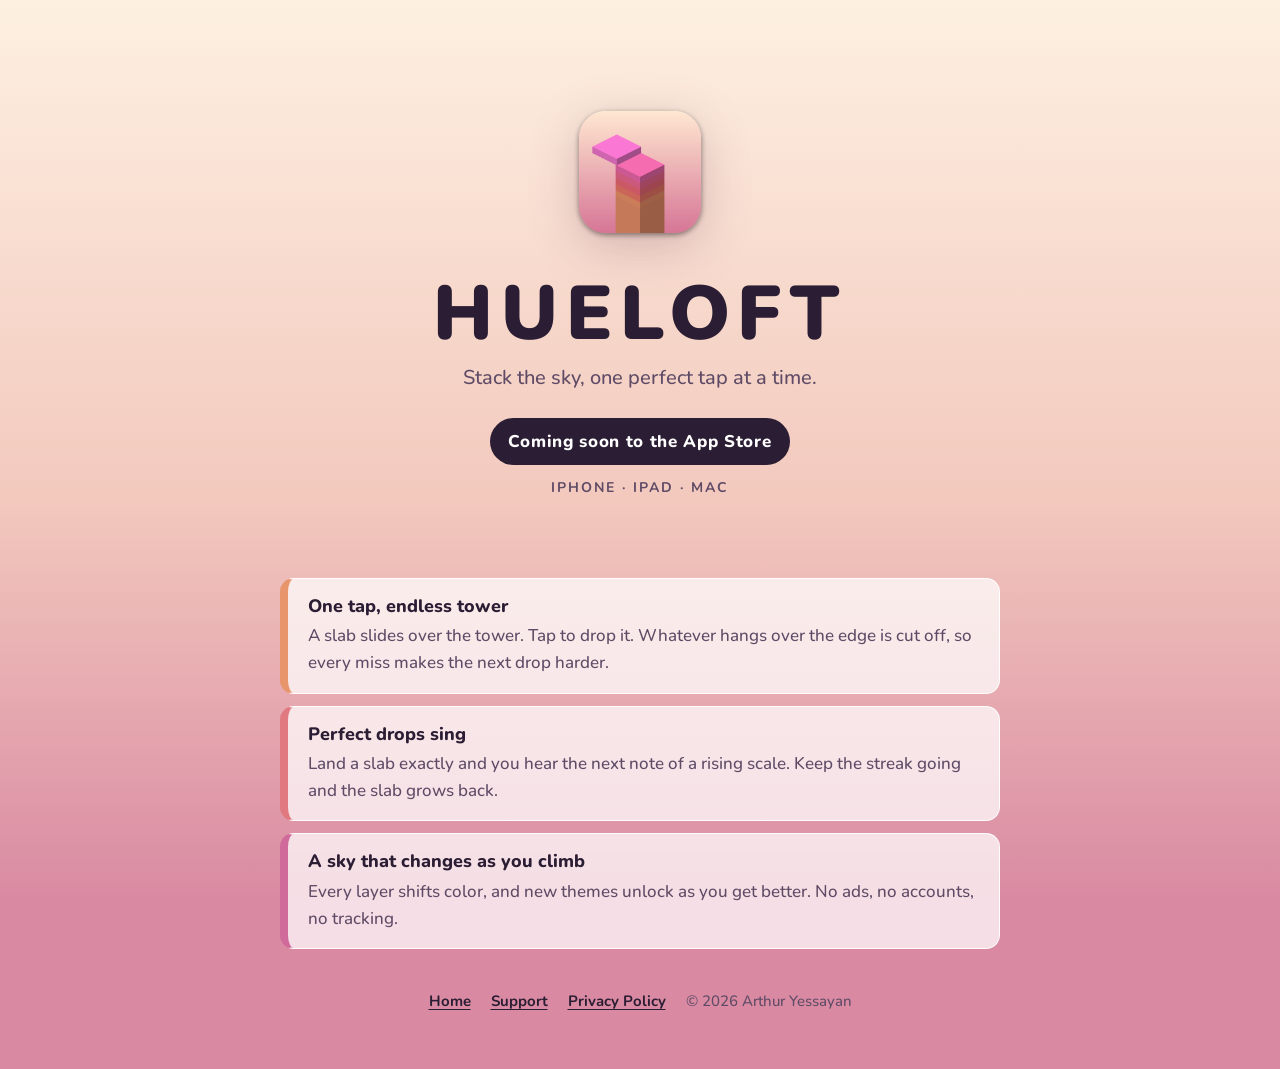
<file: index.html>
<!doctype html>
<html lang="en">
<head>
<meta charset="utf-8">
<meta name="viewport" content="width=device-width, initial-scale=1, viewport-fit=cover">
<link rel="icon" href="assets/icon.png">
<link rel="preconnect" href="https://fonts.googleapis.com">
<link rel="preconnect" href="https://fonts.gstatic.com" crossorigin>
<link rel="stylesheet" href="https://fonts.googleapis.com/css2?family=Nunito:wght@500;700;800;900&display=swap">
<link rel="stylesheet" href="assets/style.css">
<title>Hueloft</title>
<meta name="description" content="Hueloft is a one-tap stacking game for iPhone, iPad and Mac. Drop each slab, keep it aligned, and stack the sky.">
</head>
<body>
<main class="wrap">
  <section class="hero">
    <img src="assets/icon.png" alt="Hueloft app icon: a colorful tower of stacked slabs">
    <h1>HUELOFT</h1>
    <p class="tag">Stack the sky, one perfect tap at a time.</p>
    <span class="badge">Coming soon to the App Store</span>
    <p class="platforms">iPhone · iPad · Mac</p>
  </section>
  <section class="strata" aria-label="What Hueloft is">
    <div class="layer">
      <h3>One tap, endless tower</h3>
      <p>A slab slides over the tower. Tap to drop it. Whatever hangs over the edge is cut off, so every miss makes the next drop harder.</p>
    </div>
    <div class="layer">
      <h3>Perfect drops sing</h3>
      <p>Land a slab exactly and you hear the next note of a rising scale. Keep the streak going and the slab grows back.</p>
    </div>
    <div class="layer">
      <h3>A sky that changes as you climb</h3>
      <p>Every layer shifts color, and new themes unlock as you get better. No ads, no accounts, no tracking.</p>
    </div>
  </section>
  <footer>
    <a href="index.html">Home</a>
    <a href="support.html">Support</a>
    <a href="privacy.html">Privacy Policy</a>
    <span>© 2026 Arthur Yessayan</span>
  </footer>
</main>
</body>
</html>
</file>
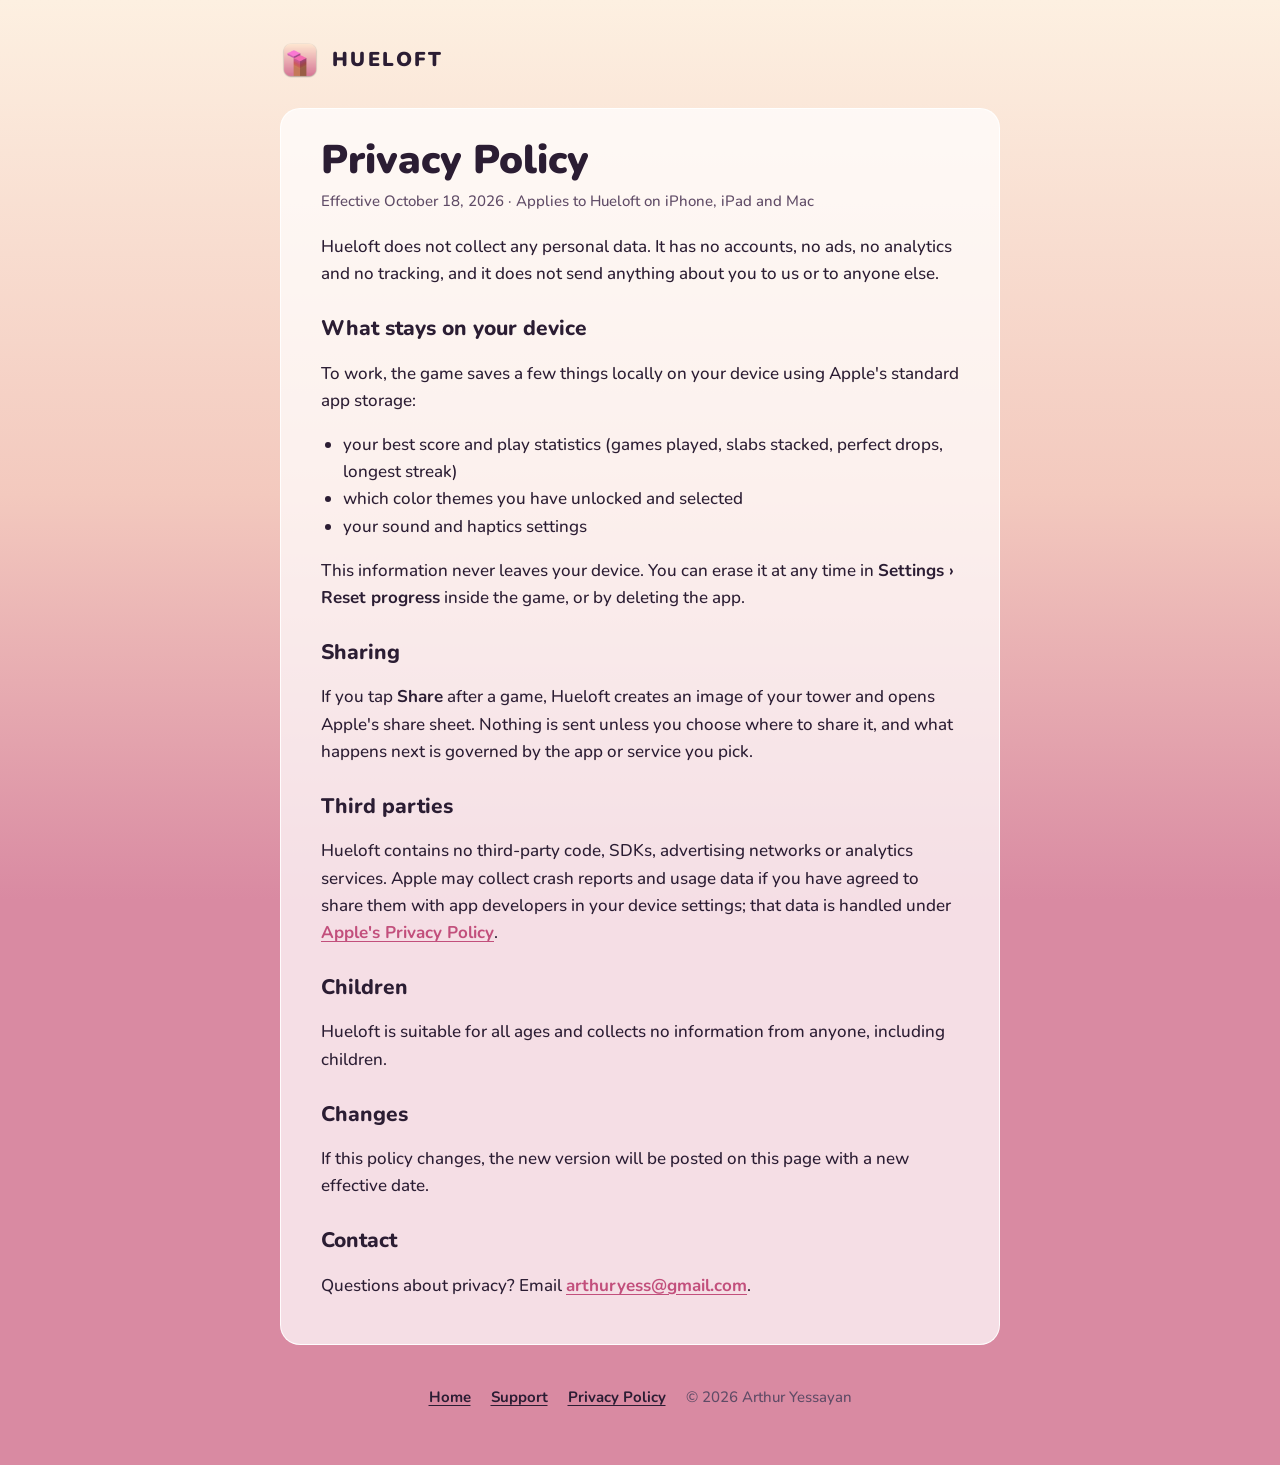
<file: privacy.html>
<!doctype html>
<html lang="en">
<head>
<meta charset="utf-8">
<meta name="viewport" content="width=device-width, initial-scale=1, viewport-fit=cover">
<link rel="icon" href="assets/icon.png">
<link rel="preconnect" href="https://fonts.googleapis.com">
<link rel="preconnect" href="https://fonts.gstatic.com" crossorigin>
<link rel="stylesheet" href="https://fonts.googleapis.com/css2?family=Nunito:wght@500;700;800;900&display=swap">
<link rel="stylesheet" href="assets/style.css">
<title>Hueloft Privacy Policy</title>
<meta name="description" content="Hueloft does not collect, store on servers, or share any personal data.">
</head>
<body>
<main class="wrap">
  <a class="top" href="index.html"><img src="assets/icon.png" alt=""><span>HUELOFT</span></a>
  <article class="doc">
    <h1>Privacy Policy</h1>
    <p class="meta">Effective October 18, 2026 · Applies to Hueloft on iPhone, iPad and Mac</p>

    <p>Hueloft does not collect any personal data. It has no accounts, no ads, no analytics and no tracking, and it does not send anything about you to us or to anyone else.</p>

    <h2>What stays on your device</h2>
    <p>To work, the game saves a few things locally on your device using Apple's standard app storage:</p>
    <ul>
      <li>your best score and play statistics (games played, slabs stacked, perfect drops, longest streak)</li>
      <li>which color themes you have unlocked and selected</li>
      <li>your sound and haptics settings</li>
    </ul>
    <p>This information never leaves your device. You can erase it at any time in <strong>Settings › Reset progress</strong> inside the game, or by deleting the app.</p>

    <h2>Sharing</h2>
    <p>If you tap <strong>Share</strong> after a game, Hueloft creates an image of your tower and opens Apple's share sheet. Nothing is sent unless you choose where to share it, and what happens next is governed by the app or service you pick.</p>

    <h2>Third parties</h2>
    <p>Hueloft contains no third-party code, SDKs, advertising networks or analytics services. Apple may collect crash reports and usage data if you have agreed to share them with app developers in your device settings; that data is handled under <a href="https://www.apple.com/legal/privacy/">Apple's Privacy Policy</a>.</p>

    <h2>Children</h2>
    <p>Hueloft is suitable for all ages and collects no information from anyone, including children.</p>

    <h2>Changes</h2>
    <p>If this policy changes, the new version will be posted on this page with a new effective date.</p>

    <h2>Contact</h2>
    <p>Questions about privacy? Email <a href="mailto:arthuryess@gmail.com">arthuryess@gmail.com</a>.</p>
  </article>
  <footer>
    <a href="index.html">Home</a>
    <a href="support.html">Support</a>
    <a href="privacy.html">Privacy Policy</a>
    <span>© 2026 Arthur Yessayan</span>
  </footer>
</main>
</body>
</html>
</file>
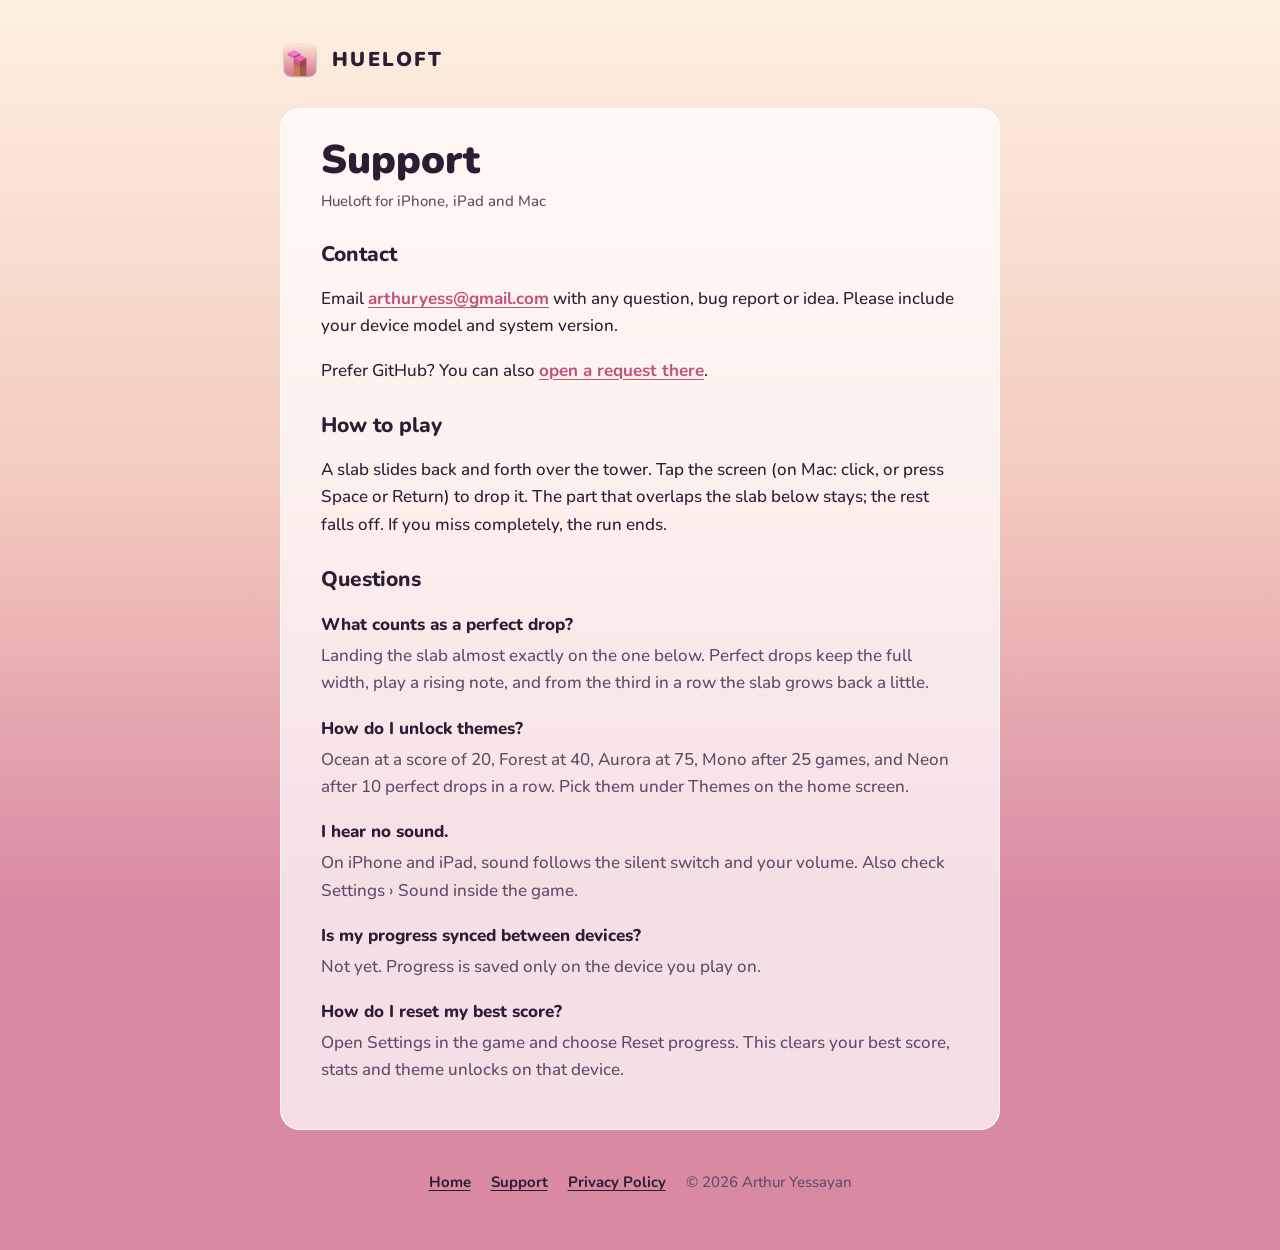
<file: support.html>
<!doctype html>
<html lang="en">
<head>
<meta charset="utf-8">
<meta name="viewport" content="width=device-width, initial-scale=1, viewport-fit=cover">
<link rel="icon" href="assets/icon.png">
<link rel="preconnect" href="https://fonts.googleapis.com">
<link rel="preconnect" href="https://fonts.gstatic.com" crossorigin>
<link rel="stylesheet" href="https://fonts.googleapis.com/css2?family=Nunito:wght@500;700;800;900&display=swap">
<link rel="stylesheet" href="assets/style.css">
<title>Hueloft Support</title>
<meta name="description" content="Help with Hueloft: how to play, common questions, and how to contact the developer.">
</head>
<body>
<main class="wrap">
  <a class="top" href="index.html"><img src="assets/icon.png" alt=""><span>HUELOFT</span></a>
  <article class="doc">
    <h1>Support</h1>
    <p class="meta">Hueloft for iPhone, iPad and Mac</p>

    <h2>Contact</h2>
    <p>Email <a href="mailto:arthuryess@gmail.com">arthuryess@gmail.com</a> with any question, bug report or idea. Please include your device model and system version.</p>
    <p>Prefer GitHub? You can also <a href="https://github.com/arthuryess/hueloft-site/issues/new">open a request there</a>.</p>

    <h2>How to play</h2>
    <p>A slab slides back and forth over the tower. Tap the screen (on Mac: click, or press Space or Return) to drop it. The part that overlaps the slab below stays; the rest falls off. If you miss completely, the run ends.</p>

    <h2>Questions</h2>
    <dl class="faq">
      <dt>What counts as a perfect drop?</dt>
      <dd>Landing the slab almost exactly on the one below. Perfect drops keep the full width, play a rising note, and from the third in a row the slab grows back a little.</dd>
      <dt>How do I unlock themes?</dt>
      <dd>Ocean at a score of 20, Forest at 40, Aurora at 75, Mono after 25 games, and Neon after 10 perfect drops in a row. Pick them under Themes on the home screen.</dd>
      <dt>I hear no sound.</dt>
      <dd>On iPhone and iPad, sound follows the silent switch and your volume. Also check Settings › Sound inside the game.</dd>
      <dt>Is my progress synced between devices?</dt>
      <dd>Not yet. Progress is saved only on the device you play on.</dd>
      <dt>How do I reset my best score?</dt>
      <dd>Open Settings in the game and choose Reset progress. This clears your best score, stats and theme unlocks on that device.</dd>
    </dl>
  </article>
  <footer>
    <a href="index.html">Home</a>
    <a href="support.html">Support</a>
    <a href="privacy.html">Privacy Policy</a>
    <span>© 2026 Arthur Yessayan</span>
  </footer>
</main>
</body>
</html>
</file>
<file: assets/style.css>
/* Hueloft site: one look (the Dawn sky), shared by every page. */
:root {
  --sky-top: #fdf0e1;
  --sky-mid: #f3c9be;
  --sky-low: #d98aa2;
  --ink: #2b1d33;
  --ink-soft: #5f4b66;
  --card: rgba(255, 255, 255, 0.72);
  --card-edge: rgba(255, 255, 255, 0.9);
  --accent: #c24f7c;
  --slab-1: #e8956b;
  --slab-2: #e07a80;
  --slab-3: #cf6a9a;
  --display: "Nunito", ui-rounded, "SF Pro Rounded", system-ui, sans-serif;
  --body: "Nunito", ui-rounded, system-ui, -apple-system, "Segoe UI", sans-serif;
  color-scheme: light;
}
* { box-sizing: border-box; }
html { background: var(--sky-low); }
body {
  margin: 0;
  min-height: 100vh;
  font: 500 17px/1.6 var(--body);
  color: var(--ink);
  background: linear-gradient(180deg, var(--sky-top) 0%, var(--sky-mid) 55%, var(--sky-low) 100%) fixed;
  padding-left: max(20px, env(safe-area-inset-left));
  padding-right: max(20px, env(safe-area-inset-right));
}
a { color: var(--accent); font-weight: 700; text-underline-offset: 3px; }
a:focus-visible { outline: 3px solid var(--accent); outline-offset: 3px; border-radius: 4px; }
.wrap { max-width: 720px; margin: 0 auto; padding: 40px 0 56px; }
.top { display: flex; align-items: center; gap: 12px; text-decoration: none; color: var(--ink); }
.top img { width: 40px; height: 40px; }
.top span { font: 900 20px/1 var(--display); letter-spacing: .12em; }
.hero { text-align: center; padding: 56px 0 24px; }
.hero img { width: 152px; height: 152px; filter: drop-shadow(0 12px 24px rgba(90, 30, 70, .22)); }
.hero h1 { font: 900 clamp(44px, 12vw, 76px)/1 var(--display); letter-spacing: .1em; margin: 20px 0 10px; text-wrap: balance; }
.hero p.tag { font-size: 20px; color: var(--ink-soft); margin: 0 auto; max-width: 30ch; text-wrap: balance; }
.badge { display: inline-block; margin-top: 24px; padding: 10px 18px; border-radius: 999px; background: var(--ink); color: #fff; font-weight: 800; letter-spacing: .04em; }
.platforms { margin-top: 12px; font-size: 14px; font-weight: 700; letter-spacing: .14em; text-transform: uppercase; color: var(--ink-soft); }
.strata { display: grid; gap: 12px; margin: 40px 0; }
.layer { background: var(--card); border: 1px solid var(--card-edge); border-left: 8px solid var(--slab-1); border-radius: 14px; padding: 16px 20px; }
.layer:nth-child(2) { border-left-color: var(--slab-2); }
.layer:nth-child(3) { border-left-color: var(--slab-3); }
.layer h3 { margin: 0 0 4px; font: 800 18px/1.3 var(--display); }
.layer p { margin: 0; color: var(--ink-soft); }
.doc { background: var(--card); border: 1px solid var(--card-edge); border-radius: 20px; padding: 28px clamp(20px, 5vw, 40px); margin-top: 28px; }
.doc h1 { font: 900 clamp(30px, 7vw, 40px)/1.15 var(--display); margin: 0 0 6px; text-wrap: balance; }
.doc .meta { color: var(--ink-soft); font-size: 15px; margin: 0 0 20px; }
.doc h2 { font: 800 21px/1.3 var(--display); margin: 28px 0 6px; }
.doc p, .doc li { max-width: 65ch; }
.doc ul { padding-left: 22px; }
.faq dt { font-weight: 800; margin-top: 18px; }
.faq dd { margin: 4px 0 0; color: var(--ink-soft); }
footer { margin-top: 40px; display: flex; flex-wrap: wrap; gap: 8px 20px; justify-content: center; font-size: 15px; color: var(--ink-soft); }
footer a { font-weight: 700; color: var(--ink); }
</file>
